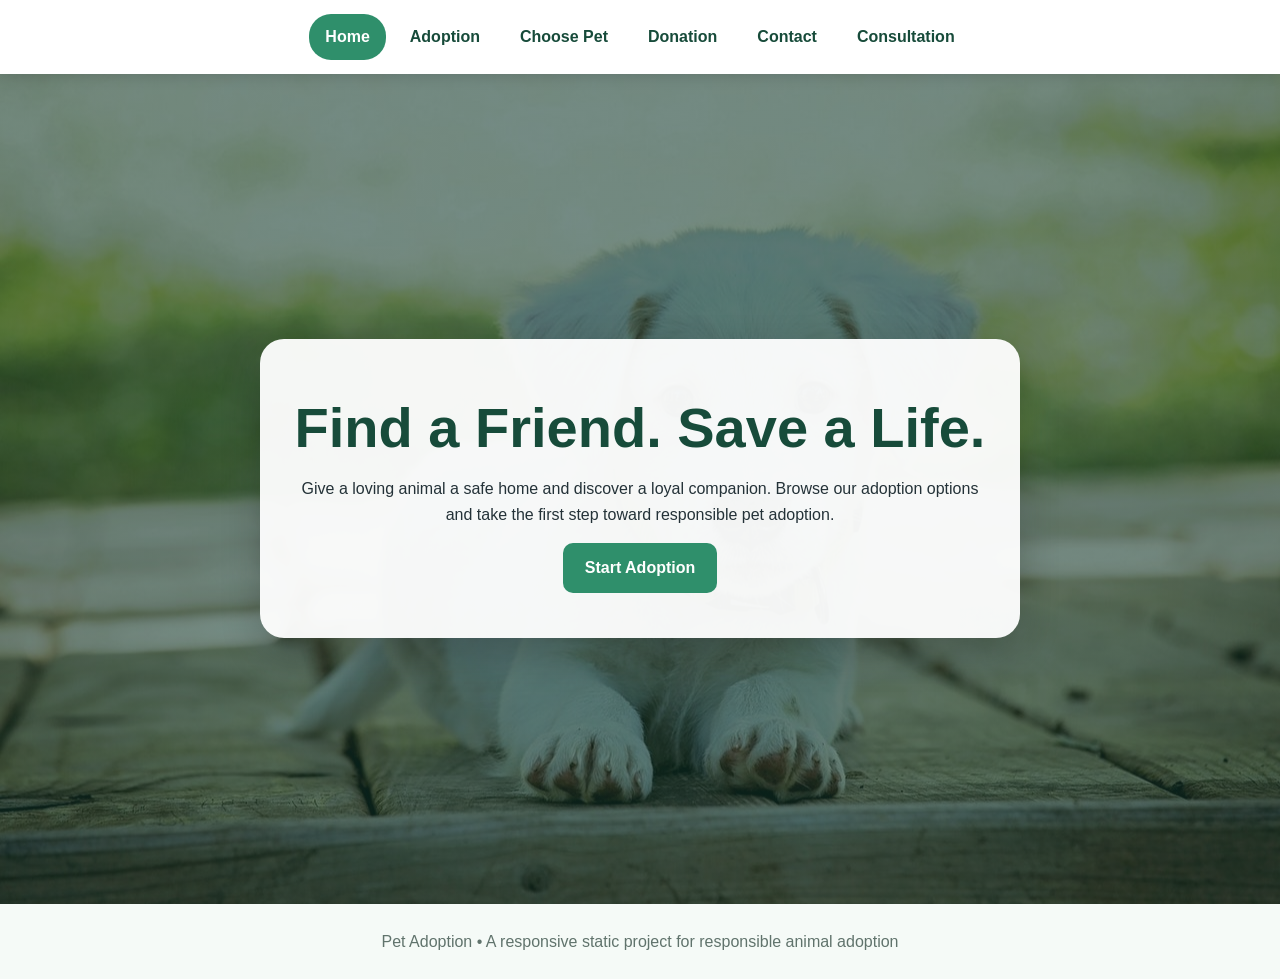
<file: index.html>
<!DOCTYPE html>
<html lang="en">
<head><meta charset="UTF-8"><meta name="viewport" content="width=device-width,initial-scale=1.0"><meta name="description" content="A responsive pet adoption demo for learning about responsible adoption, pet selection, donations and consultations."><title>Pet Adoption | Find a Friend, Save a Life</title><link rel="stylesheet" href="style.css"></head>
<body>
<a class="skip-link" href="#main-content">Skip to content</a>
<nav aria-label="Primary navigation"><a class="active" aria-current="page" href="index.html">Home</a><a href="project1.html">Adoption</a><a href="project2.html">Choose Pet</a><a href="project3.html">Donation</a><a href="project4.html">Contact</a><a href="project5.html">Consultation</a></nav>
<main id="main-content" class="hero"><section class="hero-card" aria-labelledby="hero-title"><h1 id="hero-title">Find a Friend. Save a Life.</h1><p>Give a loving animal a safe home and discover a loyal companion. Browse our adoption options and take the first step toward responsible pet adoption.</p><a class="btn" href="project1.html">Start Adoption</a></section></main>
<footer class="footer">Pet Adoption • A responsive static project for responsible animal adoption</footer>
</body></html>
</file>
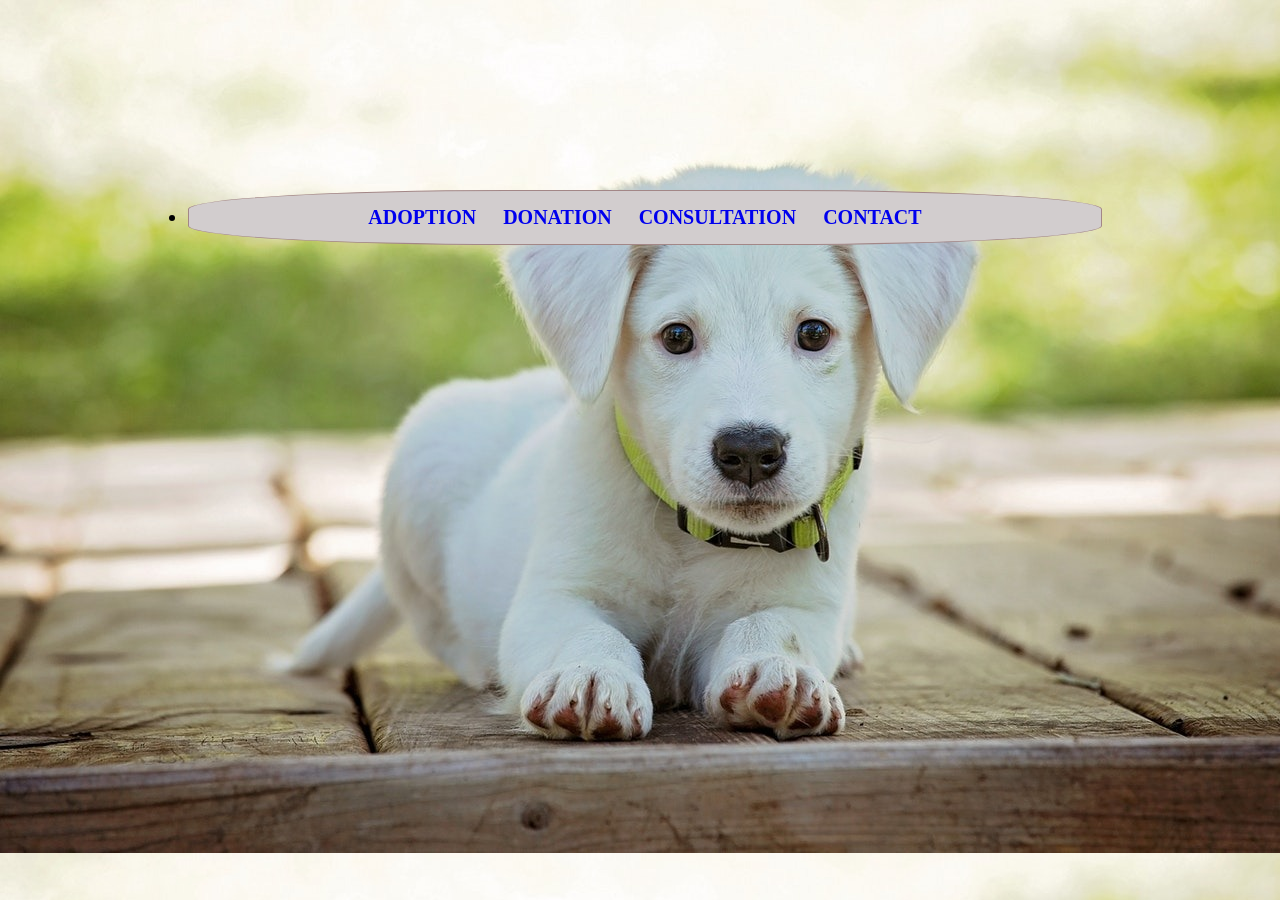
<file: project.html>
<!DOCTYPE html>
<html lang="en">
<head>
    <meta charset="UTF-8">
    <meta name="viewport" content="width=device-width, initial-scale=1.0">
    <title>PET ADOPTION</title>
    <link rel="stylesheet" href="project.css">
</head>
<body>
    <div>
        
        <ul>
            
            <pre>
                <p>



                    
                </p>
            </pre>
            
            <li>
                <a href="http://127.0.0.1:5500/project1.html" target="_blank">Adoption</a>
                <a href="http://127.0.0.1:5500/project3.html" target="_blank">Donation</a>
                <a href="http://127.0.0.1:5500/project5.html" target="_blank">Consultation</a>
                <a href="http://127.0.0.1:5500/project4.html" target="_blank">Contact</a>
            </li>
        </ul>
    </div>
</body>
</html>
</file>
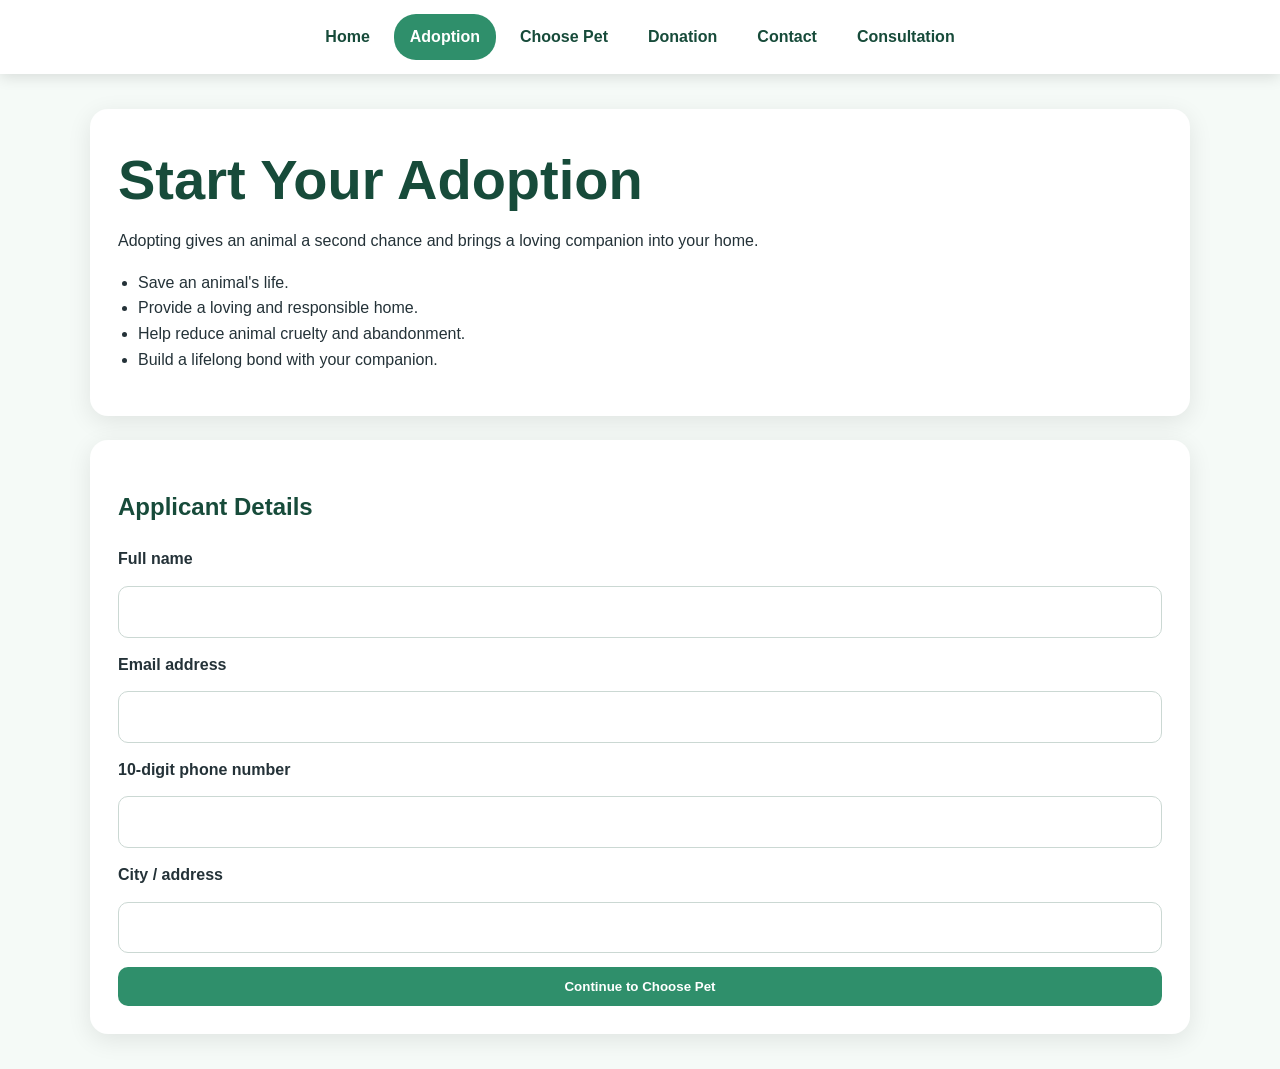
<file: project1.html>
<!DOCTYPE html>
<html lang="en">
<head><meta charset="UTF-8"><meta name="viewport" content="width=device-width,initial-scale=1.0"><meta name="description" content="Pet adoption information and applicant form."><title>Pet Adoption | Adoption</title><link rel="stylesheet" href="style.css"></head>
<body>
<a class="skip-link" href="#main-content">Skip to content</a>
<nav aria-label="Primary navigation"><a href="index.html">Home</a><a class="active" aria-current="page" href="project1.html">Adoption</a><a href="project2.html">Choose Pet</a><a href="project3.html">Donation</a><a href="project4.html">Contact</a><a href="project5.html">Consultation</a></nav>
<main id="main-content" class="container"><div class="card"><h1>Start Your Adoption</h1><p>Adopting gives an animal a second chance and brings a loving companion into your home.</p><ul class="info-list"><li>Save an animal's life.</li><li>Provide a loving and responsible home.</li><li>Help reduce animal cruelty and abandonment.</li><li>Build a lifelong bond with your companion.</li></ul></div>
<div class="card"><h2>Applicant Details</h2><form id="adoptionForm" class="form"><label for="name">Full name</label><input id="name" type="text" name="name" autocomplete="name" required><label for="email">Email address</label><input id="email" type="email" name="email" autocomplete="email" required><label for="phone">10-digit phone number</label><input type="tel" id="phone" name="phone" inputmode="numeric" autocomplete="tel" pattern="[0-9]{10}" maxlength="10" required><label for="address">City / address</label><input id="address" type="text" name="address" autocomplete="street-address" required><button class="btn" type="submit">Continue to Choose Pet</button></form><div id="message" class="message" role="status" aria-live="polite"></div></div></main>
<script>document.getElementById('adoptionForm').addEventListener('submit',function(e){e.preventDefault();const phone=document.getElementById('phone').value.trim();if(!/^\d{10}$/.test(phone)){alert('Please enter a valid 10-digit phone number.');return}localStorage.setItem('adopterName',document.getElementById('name').value.trim());const message=document.getElementById('message');message.style.display='block';message.textContent='Details saved for this session. Opening pet selection...';setTimeout(()=>location.href='project2.html',500)});</script>
</body></html>
</file>
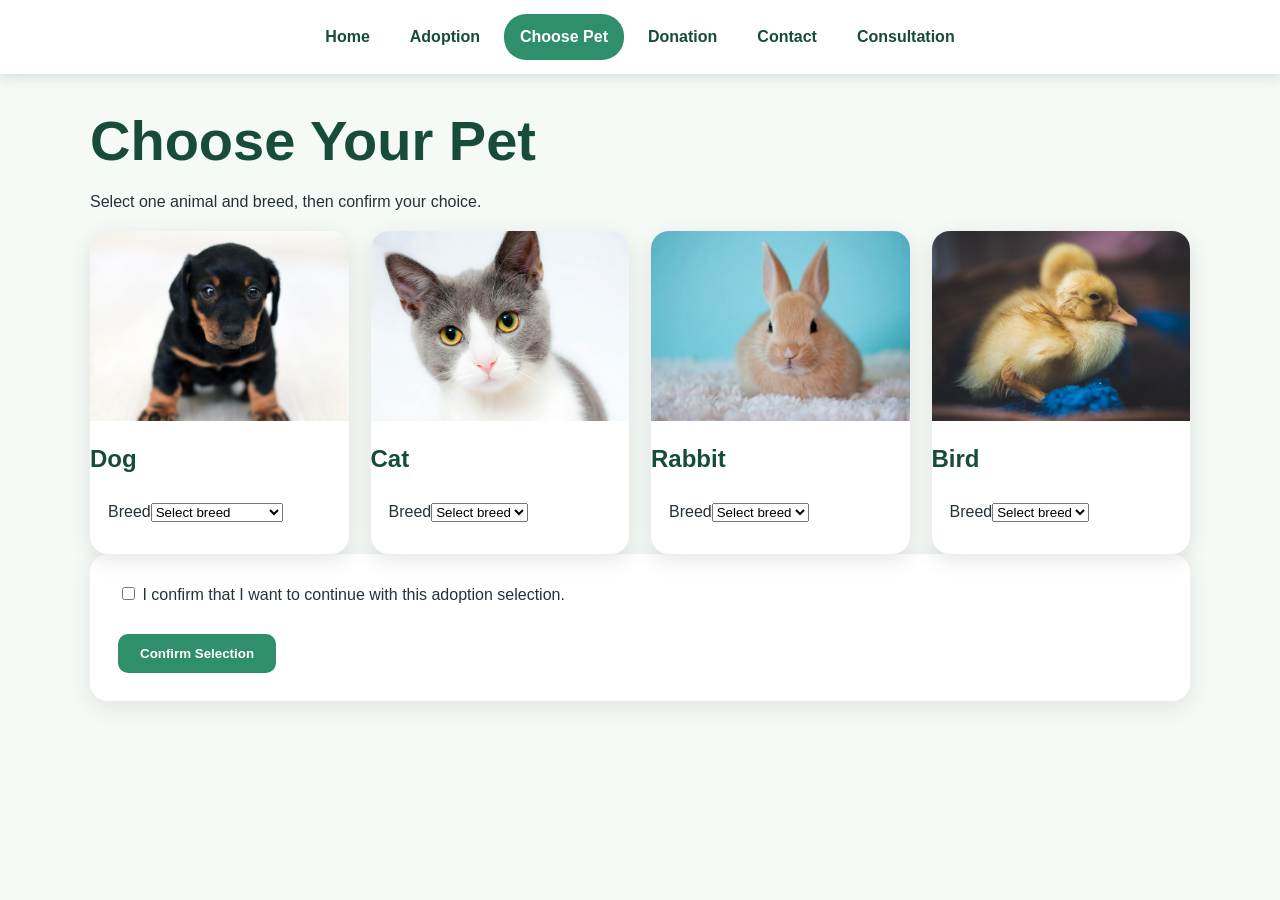
<file: project2.html>
<!DOCTYPE html>
<html lang="en">
<head><meta charset="UTF-8"><meta name="viewport" content="width=device-width,initial-scale=1.0"><meta name="description" content="Choose an animal and breed for the pet adoption demo."><title>Pet Adoption | Choose Pet</title><link rel="stylesheet" href="style.css"></head>
<body>
<a class="skip-link" href="#main-content">Skip to content</a>
<nav aria-label="Primary navigation"><a href="index.html">Home</a><a href="project1.html">Adoption</a><a class="active" aria-current="page" href="project2.html">Choose Pet</a><a href="project3.html">Donation</a><a href="project4.html">Contact</a><a href="project5.html">Consultation</a></nav>
<main id="main-content" class="container"><h1>Choose Your Pet</h1><p>Select one animal and breed, then confirm your choice.</p><form id="petForm"><div class="grid">
<article class="pet-card"><img src="dogg.jpeg" alt="Dog available for adoption"><h2>Dog</h2><label for="dogs">Breed<select id="dogs"><option value="">Select breed</option><option>Golden Retriever</option><option>Pug</option><option>German Shepherd</option><option>Bulldog</option></select></label></article>
<article class="pet-card"><img src="cat1.jpeg" alt="Cat available for adoption"><h2>Cat</h2><label for="cats">Breed<select id="cats"><option value="">Select breed</option><option>Maine Coon</option><option>Ragdoll</option><option>Siamese</option><option>Persian</option></select></label></article>
<article class="pet-card"><img src="rabbit1.jpeg" alt="Rabbit available for adoption"><h2>Rabbit</h2><label for="rabbits">Breed<select id="rabbits"><option value="">Select breed</option><option>Mini Rex</option><option>Holland Lop</option><option>Dutch</option><option>Lionhead</option></select></label></article>
<article class="pet-card"><img src="birds.jpeg" alt="Bird available for adoption"><h2>Bird</h2><label for="birds">Breed<select id="birds"><option value="">Select breed</option><option>Canary</option><option>Conure</option><option>Parrotlet</option><option>Pionus</option></select></label></article>
</div><div class="card"><label><input type="checkbox" id="sure" required> I confirm that I want to continue with this adoption selection.</label><br><br><button class="btn" type="submit">Confirm Selection</button><div id="message" class="message" role="status" aria-live="polite"></div></div></form></main>
<script>document.getElementById('petForm').addEventListener('submit',function(e){e.preventDefault();const picks=[['Dog',document.getElementById('dogs').value],['Cat',document.getElementById('cats').value],['Rabbit',document.getElementById('rabbits').value],['Bird',document.getElementById('birds').value]].filter(x=>x[1]);if(picks.length!==1){alert('Please select exactly one pet and breed.');return}localStorage.setItem('selectedPet',picks[0][0]+' - '+picks[0][1]);const m=document.getElementById('message');m.style.display='block';m.textContent='Selected: '+picks[0][0]+' - '+picks[0][1]+'. Your adoption request is ready.'});</script>
</body></html>
</file>
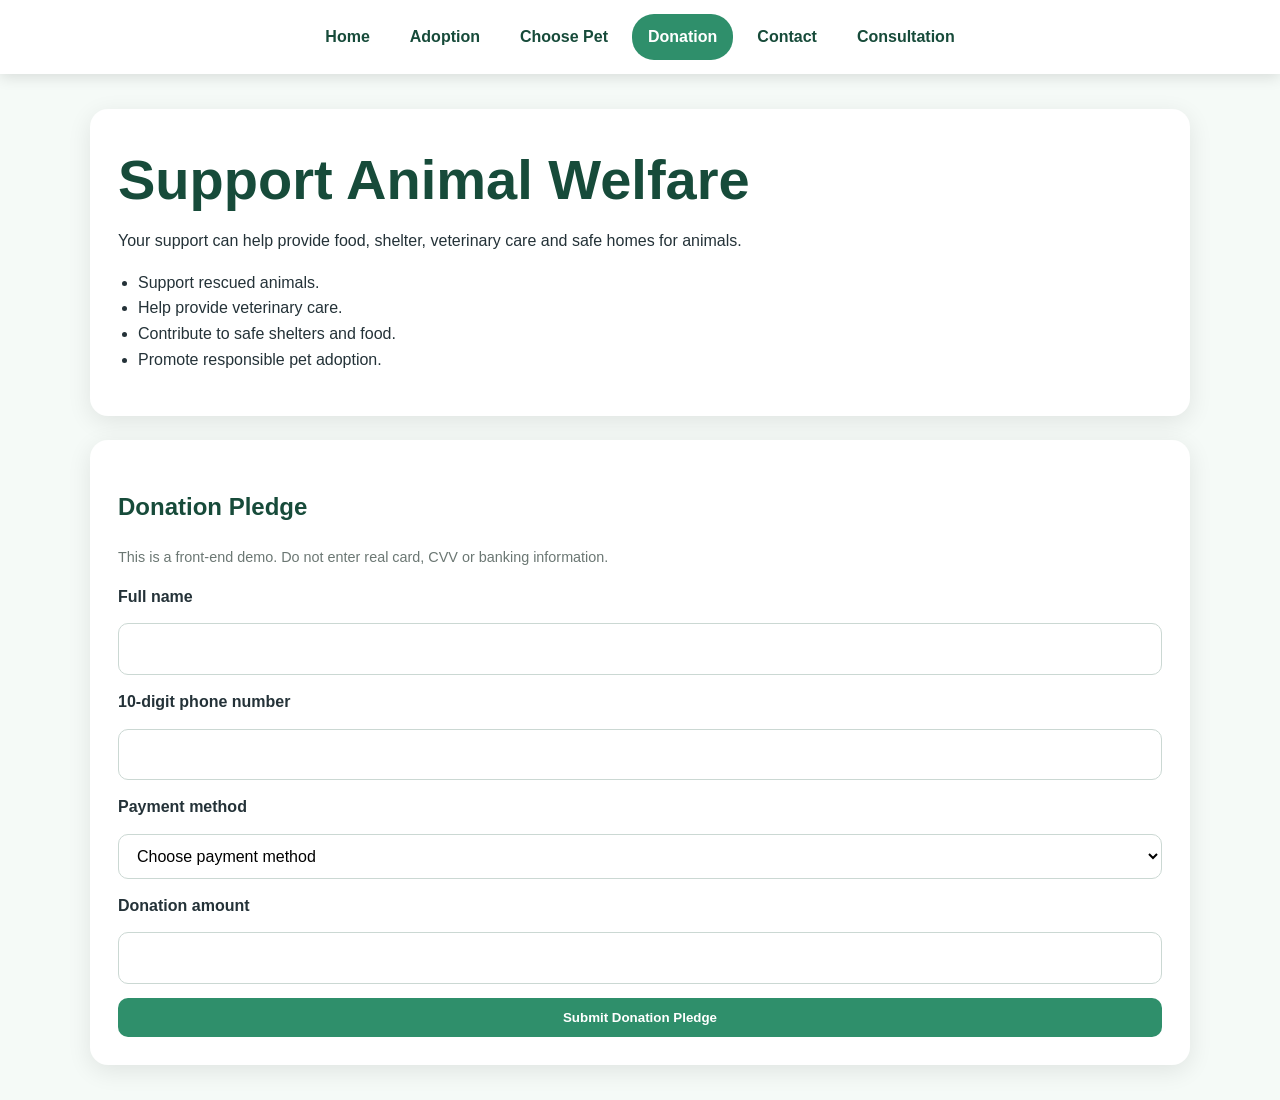
<file: project3.html>
<!DOCTYPE html>
<html lang="en">
<head><meta charset="UTF-8"><meta name="viewport" content="width=device-width,initial-scale=1.0"><meta name="description" content="Pet welfare donation pledge demo."><title>Pet Adoption | Donation</title><link rel="stylesheet" href="style.css"></head>
<body>
<a class="skip-link" href="#main-content">Skip to content</a>
<nav aria-label="Primary navigation"><a href="index.html">Home</a><a href="project1.html">Adoption</a><a href="project2.html">Choose Pet</a><a class="active" aria-current="page" href="project3.html">Donation</a><a href="project4.html">Contact</a><a href="project5.html">Consultation</a></nav>
<main id="main-content" class="container"><div class="card"><h1>Support Animal Welfare</h1><p>Your support can help provide food, shelter, veterinary care and safe homes for animals.</p><ul class="info-list"><li>Support rescued animals.</li><li>Help provide veterinary care.</li><li>Contribute to safe shelters and food.</li><li>Promote responsible pet adoption.</li></ul></div>
<div class="card"><h2>Donation Pledge</h2><p class="notice">This is a front-end demo. Do not enter real card, CVV or banking information.</p><form id="donationForm" class="form"><label for="donorName">Full name</label><input id="donorName" type="text" autocomplete="name" required><label for="phone">10-digit phone number</label><input type="tel" id="phone" inputmode="numeric" autocomplete="tel" pattern="[0-9]{10}" maxlength="10" required><label for="payment">Payment method</label><select id="payment" required><option value="">Choose payment method</option><option>Credit/Debit Card</option><option>UPI</option><option>PayPal</option></select><label for="amount">Donation amount</label><input id="amount" type="number" min="1" inputmode="decimal" required><button class="btn" type="submit">Submit Donation Pledge</button></form><div id="message" class="message" role="status" aria-live="polite"></div></div></main>
<script>document.getElementById('donationForm').addEventListener('submit',function(e){e.preventDefault();if(!/^\d{10}$/.test(document.getElementById('phone').value)){alert('Please enter a valid 10-digit phone number.');return}const m=document.getElementById('message');m.style.display='block';m.textContent='Thank you! Your donation pledge has been recorded for this demo.';this.reset()});</script>
</body></html>
</file>
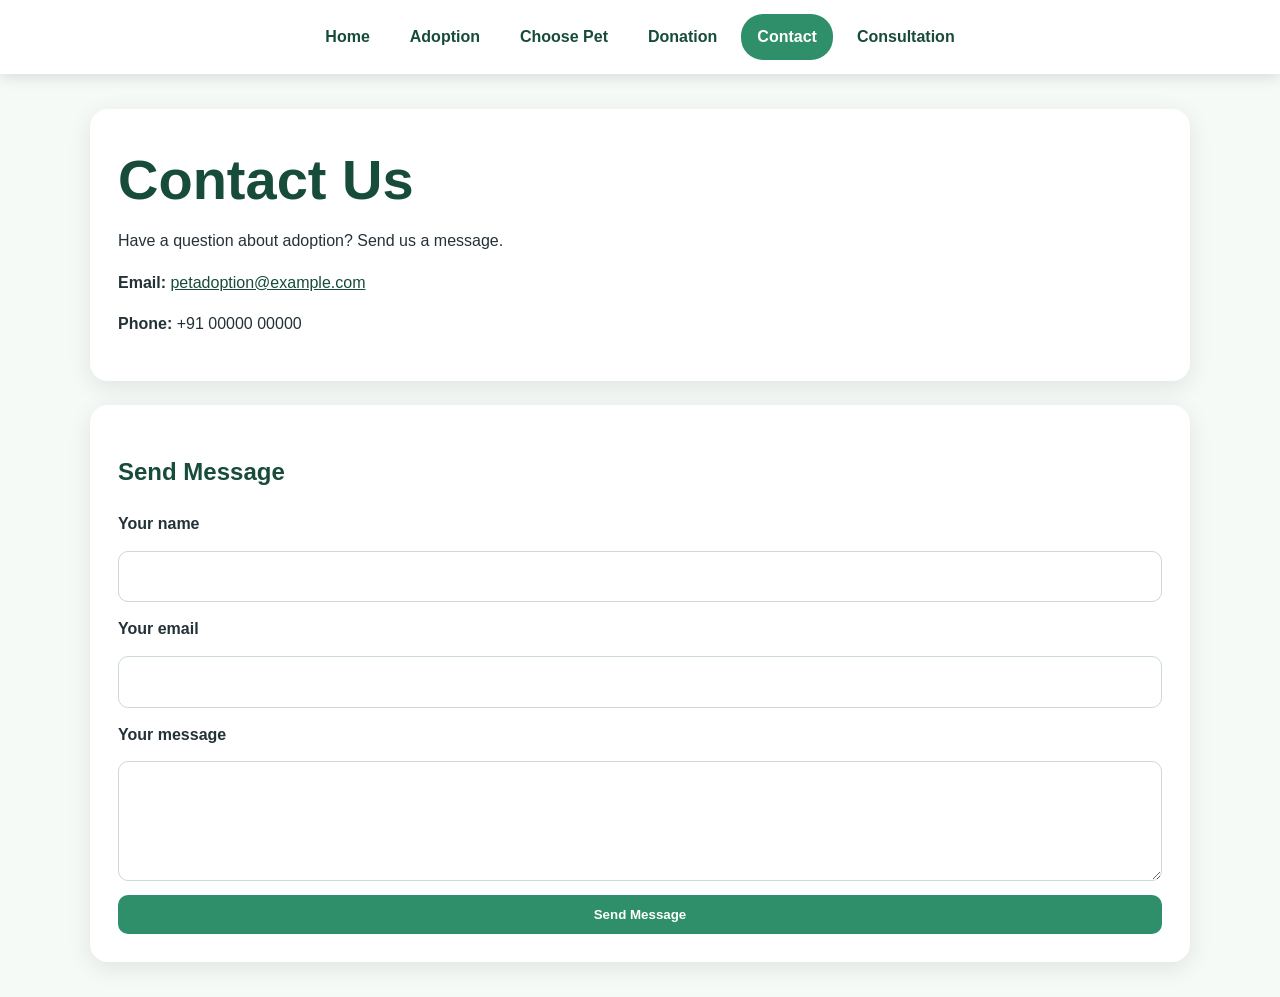
<file: project4.html>
<!DOCTYPE html>
<html lang="en">
<head><meta charset="UTF-8"><meta name="viewport" content="width=device-width,initial-scale=1.0"><meta name="description" content="Contact the Pet Adoption demo project."><title>Pet Adoption | Contact</title><link rel="stylesheet" href="style.css"></head>
<body>
<a class="skip-link" href="#main-content">Skip to content</a>
<nav aria-label="Primary navigation"><a href="index.html">Home</a><a href="project1.html">Adoption</a><a href="project2.html">Choose Pet</a><a href="project3.html">Donation</a><a class="active" aria-current="page" href="project4.html">Contact</a><a href="project5.html">Consultation</a></nav>
<main id="main-content" class="container"><div class="card"><h1>Contact Us</h1><p>Have a question about adoption? Send us a message.</p><p><strong>Email:</strong> <a href="mailto:petadoption@example.com">petadoption@example.com</a></p><p><strong>Phone:</strong> +91 00000 00000</p></div><div class="card"><h2>Send Message</h2><form id="contactForm" class="form"><label for="contactName">Your name</label><input id="contactName" type="text" autocomplete="name" required><label for="contactEmail">Your email</label><input id="contactEmail" type="email" autocomplete="email" required><label for="contactMessage">Your message</label><textarea id="contactMessage" required></textarea><button class="btn" type="submit">Send Message</button></form><div id="message" class="message" role="status" aria-live="polite"></div></div></main>
<script>document.getElementById('contactForm').addEventListener('submit',function(e){e.preventDefault();const m=document.getElementById('message');m.style.display='block';m.textContent='Thank you! Your message has been received in this demo.';this.reset()});</script>
</body></html>
</file>
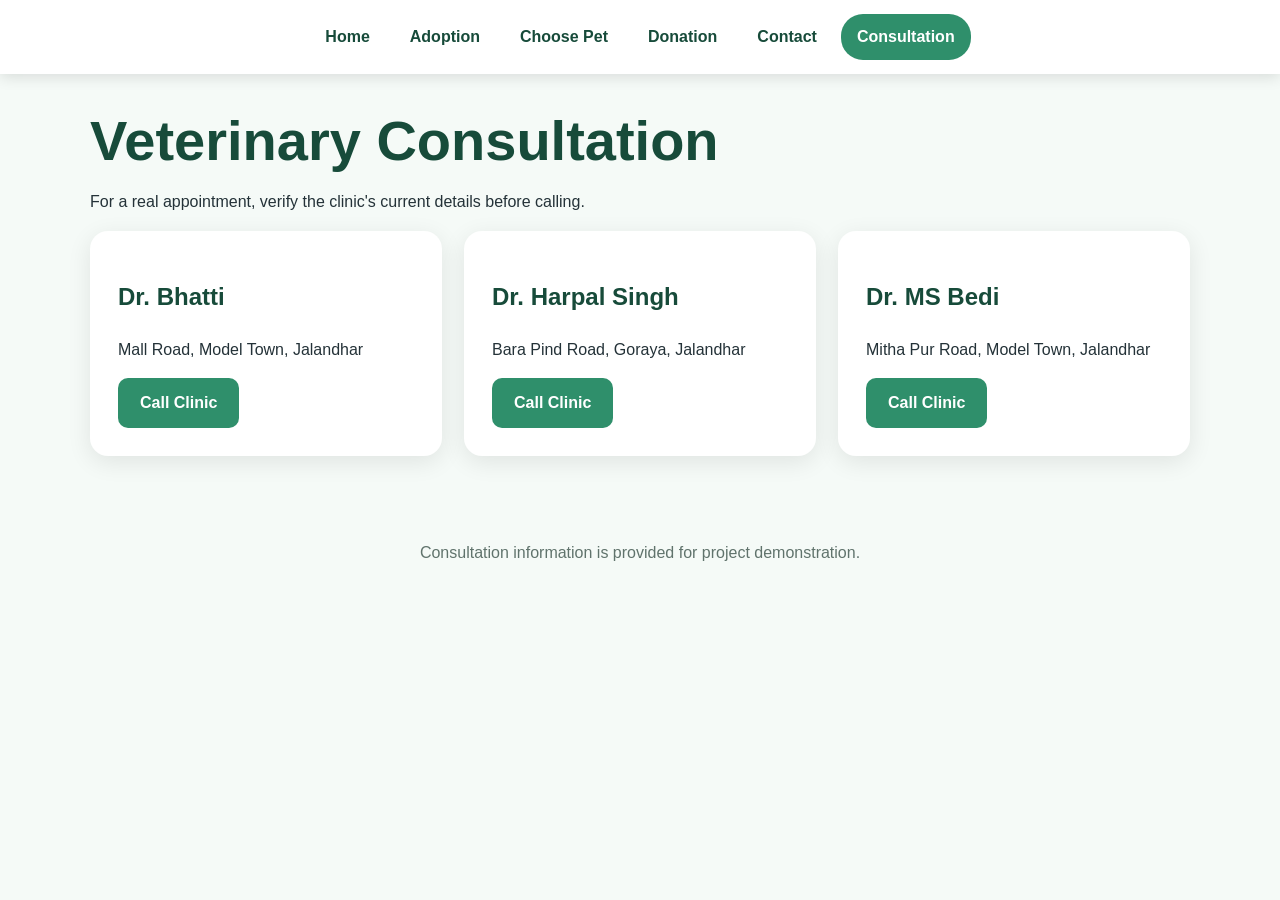
<file: project5.html>
<!DOCTYPE html>
<html lang="en">
<head><meta charset="UTF-8"><meta name="viewport" content="width=device-width,initial-scale=1.0"><meta name="description" content="Veterinary consultation information for the pet adoption demo."><title>Pet Adoption | Consultation</title><link rel="stylesheet" href="style.css"></head>
<body>
<a class="skip-link" href="#main-content">Skip to content</a>
<nav aria-label="Primary navigation"><a href="index.html">Home</a><a href="project1.html">Adoption</a><a href="project2.html">Choose Pet</a><a href="project3.html">Donation</a><a href="project4.html">Contact</a><a class="active" aria-current="page" href="project5.html">Consultation</a></nav>
<main id="main-content" class="container"><h1>Veterinary Consultation</h1><p>For a real appointment, verify the clinic's current details before calling.</p><div class="grid">
<article class="card"><h2>Dr. Bhatti</h2><p>Mall Road, Model Town, Jalandhar</p><a class="btn" href="tel:+917411665184" aria-label="Call Dr. Bhatti clinic">Call Clinic</a></article>
<article class="card"><h2>Dr. Harpal Singh</h2><p>Bara Pind Road, Goraya, Jalandhar</p><a class="btn" href="tel:+91814462810" aria-label="Call Dr. Harpal Singh clinic">Call Clinic</a></article>
<article class="card"><h2>Dr. MS Bedi</h2><p>Mitha Pur Road, Model Town, Jalandhar</p><a class="btn" href="tel:+918872578603" aria-label="Call Dr. MS Bedi clinic">Call Clinic</a></article>
</div></main><footer class="footer">Consultation information is provided for project demonstration.</footer>
</body></html>
</file>
<file: style.css>
*{box-sizing:border-box}
:root{--green:#2f8f6b;--green-dark:#174b3a;--green-hover:#246f54;--surface:#fff;--bg:#f5faf7;--border:#cbd8d3;--text:#243238;--muted:#60736c;--focus:#f4a261}
html{scroll-behavior:smooth}
body{margin:0;font-family:Arial,Helvetica,sans-serif;color:var(--text);background:var(--bg);line-height:1.6}
a{color:var(--green-dark)}
a:focus-visible,button:focus-visible,input:focus-visible,select:focus-visible,textarea:focus-visible{outline:3px solid var(--focus);outline-offset:2px}
nav{display:flex;flex-wrap:wrap;justify-content:center;gap:8px;padding:14px;background:rgba(255,255,255,.98);box-shadow:0 3px 14px rgba(0,0,0,.12);position:sticky;top:0;z-index:10}
nav a{color:var(--green-dark);text-decoration:none;font-weight:700;padding:10px 16px;border-radius:22px;transition:background .2s,color .2s}
nav a:hover,nav a.active{background:var(--green);color:#fff}
.hero{min-height:calc(100vh - 70px);display:flex;align-items:center;justify-content:center;text-align:center;padding:40px 20px;background:linear-gradient(rgba(15,55,43,.58),rgba(15,55,43,.58)),url('dog2.jpg') center/cover no-repeat}
.hero-card{max-width:760px;padding:45px 30px;background:rgba(255,255,255,.95);border-radius:24px;box-shadow:0 15px 40px rgba(0,0,0,.2)}
h1{font-size:clamp(2rem,5vw,3.5rem);line-height:1.15;margin:.2em 0;color:var(--green-dark)}
h2{color:var(--green-dark)}
.container{width:min(1100px,92%);margin:35px auto}.card{background:var(--surface);padding:28px;border-radius:18px;box-shadow:0 6px 24px rgba(0,0,0,.09);margin-bottom:24px}.grid{display:grid;grid-template-columns:repeat(auto-fit,minmax(220px,1fr));gap:22px}
.pet-card{background:var(--surface);border-radius:18px;overflow:hidden;box-shadow:0 6px 22px rgba(0,0,0,.1);padding-bottom:20px}.pet-card img{display:block;width:100%;height:190px;object-fit:cover}.pet-card h3,.pet-card p,.pet-card label{margin:10px 18px;display:block}
.form{display:grid;gap:14px}.form input,.form select,.form textarea{width:100%;padding:12px 14px;border:1px solid var(--border);border-radius:10px;font:inherit;background:#fff}.form textarea{min-height:120px;resize:vertical}.form label{font-weight:600}.btn{display:inline-block;border:0;background:var(--green);color:#fff;padding:12px 22px;border-radius:10px;font-weight:700;cursor:pointer;text-decoration:none;text-align:center}.btn:hover{background:var(--green-hover)}
.message{margin-top:14px;padding:12px;border-radius:10px;background:#e4f5ed;color:var(--green-dark);display:none}.info-list{padding-left:20px}.footer{text-align:center;padding:25px;color:var(--muted)}.notice{font-size:.9rem;color:#6b7773}.skip-link{position:absolute;left:-9999px;top:8px;padding:10px;background:#fff;color:var(--green-dark);z-index:100}.skip-link:focus{left:8px}
@media(max-width:600px){nav{position:static;padding:10px 8px}nav a{padding:8px 10px;font-size:.9rem}.hero-card{padding:30px 18px}.container{width:94%}.pet-card img{height:170px}}
@media(prefers-reduced-motion:reduce){html{scroll-behavior:auto}*,*::before,*::after{transition:none!important;animation:none!important}}
</file>
<file: project.css>
li{
    border:1px solid rgb(163, 135, 135);
    margin-left:140px;
    margin-right:170px;
    word-spacing:22px ;
    padding:15px;
    border-radius:35%;
    text-transform: uppercase;
    font-weight: bold;
    font-size: 20px;
    text-align: center;
    background-color: rgb(210, 205, 206);

    
}
a:hover{
    background-color: rgb(113, 187, 162);

    
}
a{
    text-decoration: none;
}
body{
    background-image: url(dog2.jpg);
    background-size:cover;
    
}
</file>
